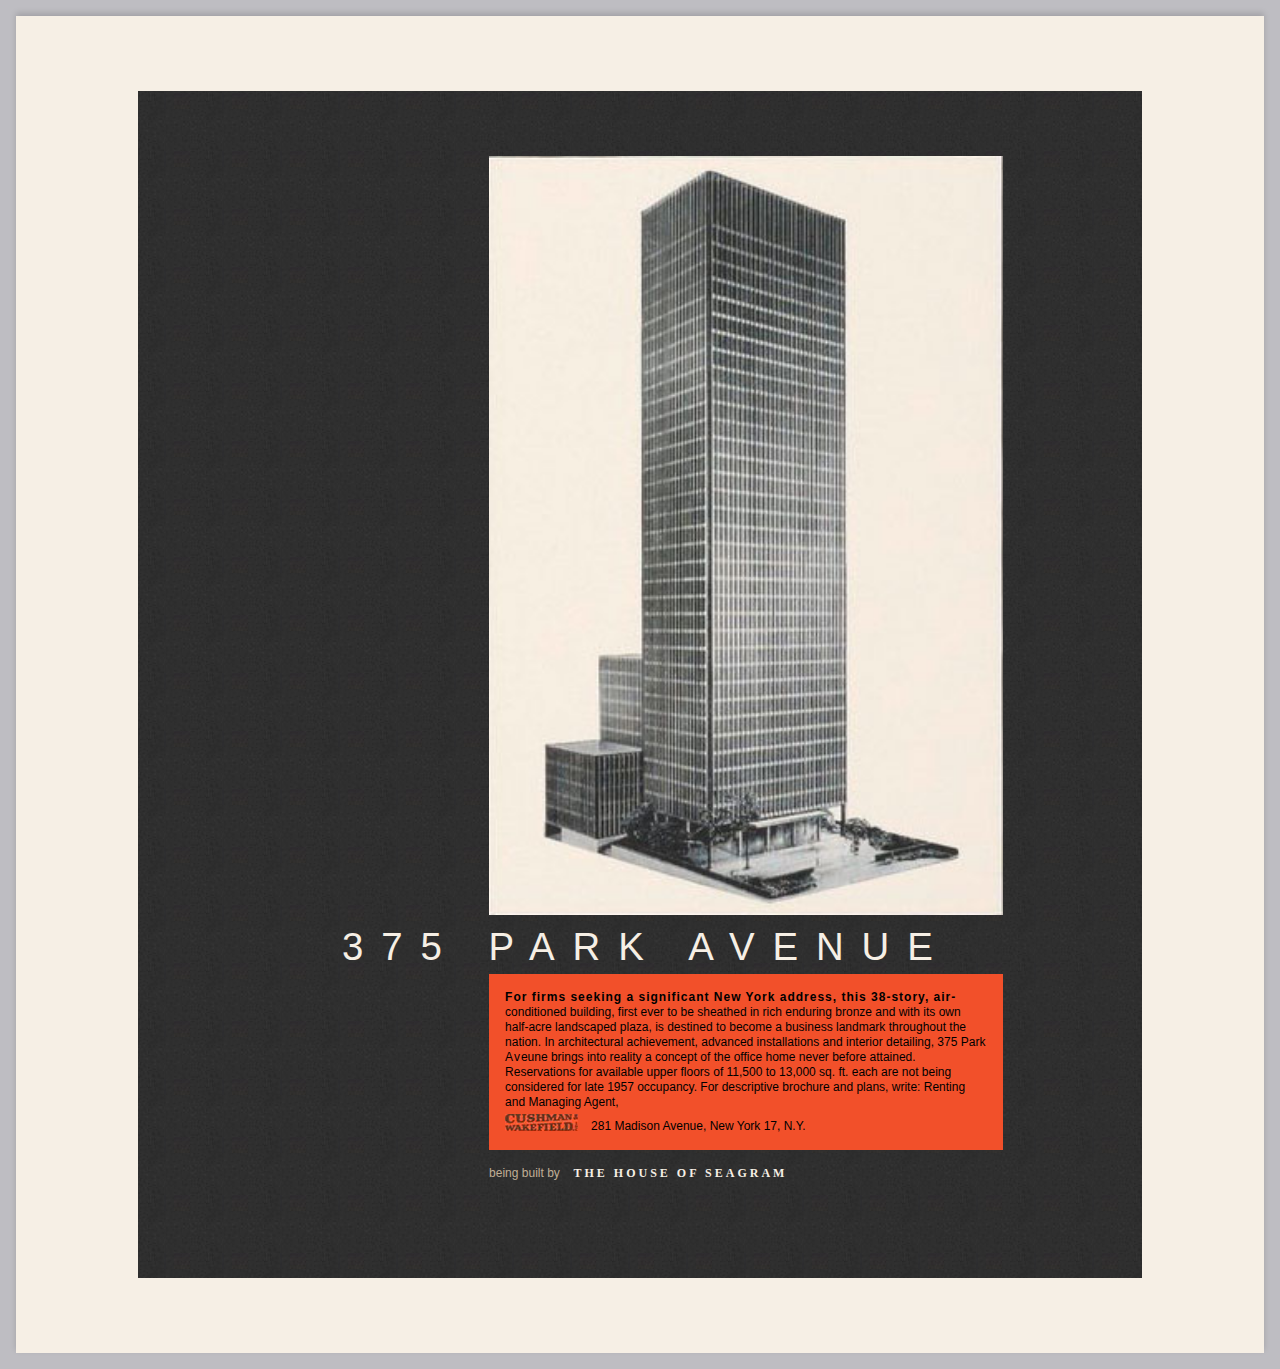
<file: projects/css-grid-example-1.html>
<!doctype html>
<html dir="ltr" lang="en-us">
  <head>
    <meta charset="utf-8">
    <meta name="viewport" content="width=device-width, initial-scale=1">
    <title> 375 Park Ave Demo | Jen Simmons Labs</title>
    <link rel="stylesheet" href="../css/grid-example.css">
  </head>
  <body>

<main>
	<h1>375 Park Avenue</h1>
	<img src="../img/building.jpg" alt="building" width="310" height="458">
	<p>For firms seeking a significant New York address, this 38-story, air-conditioned building, first ever to be sheathed in rich enduring bronze and with its own half-acre landscaped plaza, is destined to become a business landmark throughout the nation. In architectural achievement, advanced installations and interior detailing, 375 Park Aveune brings into reality a concept of the office home never before attained. Reservations for available upper floors of 11,500 to 13,000 sq. ft. each are not being considered for late 1957 occupancy. For descriptive brochure and plans, write: Renting and Managing Agent, <span class="realtor"><span class="realtor-logo">Cushman & Wakefield</span> <span class="realtor-address">281 Madison Avenue, New York 17, N.Y.</span></span></p>
	
	<footer><span>Being built by</span> <span class="seagram">the House of Seagram</span></footer>
	<div class="grey-background"></div>

</main>




  </body>
</html>
</file>
<file: css/grid-example.css>
/*  Remedy
------------------------------------------------------------- */
* { box-sizing: border-box; background-repeat: no-repeat; }
body { margin: 0; }


/*  Colors 
------------------------------------------------------------- */
:root {
	--cream: #f6efe5;
	--faded-cream: #c0ae95;
	--orange: #f2502a;
	--light-grey: #bebdc2;
	--dark-grey: #323232;
	}


/*  Layout 
------------------------------------------------------------- */

body {
	background: var(--light-grey);
	font-family: Avenir, Roboto, Helvetica, sans-serif;
	font-size: 0.75rem;
	font-weight: 200;
	line-height: 1.25;
}
main {
	background: var(--cream);
	margin: 1rem;
	box-shadow: 0px -3px 6px rgba(0,0,0,0.15);
	display: grid;
	grid-template-columns: 75fr 215fr 315fr 85fr 75fr; 

		grid-template-columns: 75fr 215fr minmax(280px, 315fr) 85fr 75fr; 

	
	grid-template-rows: 75px 65px auto auto auto auto 75px;
	
		grid-template-rows: 75px minmax(65px, 1fr) max-content auto auto auto minmax(65px, 1fr) 75px;
		min-height: 97vh;
		min-width: 280px;
}
h1 {
	grid-column: 2 / 5;
	grid-row: 4 / 5;
	z-index: 2;
	color: var(--cream);
	font-size: 2.4rem;
	text-transform: uppercase;
	letter-spacing: 1.4vw;
	font-weight: 400;
	text-align: center;
	margin: 0.5rem 0.8rem 0.2rem 1.6rem;
}
@media (max-width: 800px) {
	h1 { 
		text-align: right;
	}
}
img {
	grid-column: 3 / 4;
	grid-row: 3 / 4;	
	z-index: 2;
	width: 100%;
	height: 100%;
}
p {
	grid-column: 3 / 4;
	grid-row: 5 / 6;	
	z-index: 2;	
	background: var(--orange);
	padding: 1rem;
	margin: 0;
}
p:first-line {
	font-weight: 600;
	letter-spacing: 1px;
}
.realtor {
	display: grid;
	grid-template-columns: 80px auto;
	margin-top: 0.25rem;
	grid-gap: 0.5em;
}
.realtor-logo {
	background-image: url(../img/logo.gif);
	width: 73px;
	height: 20px;
	text-indent: -1000000px;
}
.realtor-address {
	align-self: end;
}
footer {
	z-index: 2;
	grid-column: 3 / 4;
	grid-row: 6 / 7;	
	margin: 1rem 0 2rem;
	text-transform: lowercase;
	color: var(--faded-cream);
	display: grid;
	grid-gap: 0.48rem;
	grid-template-columns: max-content auto;
}
@media (max-width: 350px) {
	footer {
		margin-left: 1rem;
	}
}
.seagram {
	text-transform: uppercase;
	font-family: georgia;
	letter-spacing: 3px;
	font-weight: 600;
	color: var(--cream);
	margin-left: 0.5em;
}
.grey-background {
	grid-column: 2 / 5;
	grid-row: 2 / -2;		
	background-color: var(--dark-grey);
	background-image: url(../img/dark-grey-paper.gif);
	background-repeat: repeat;
	z-index: 1;
}
</file>
